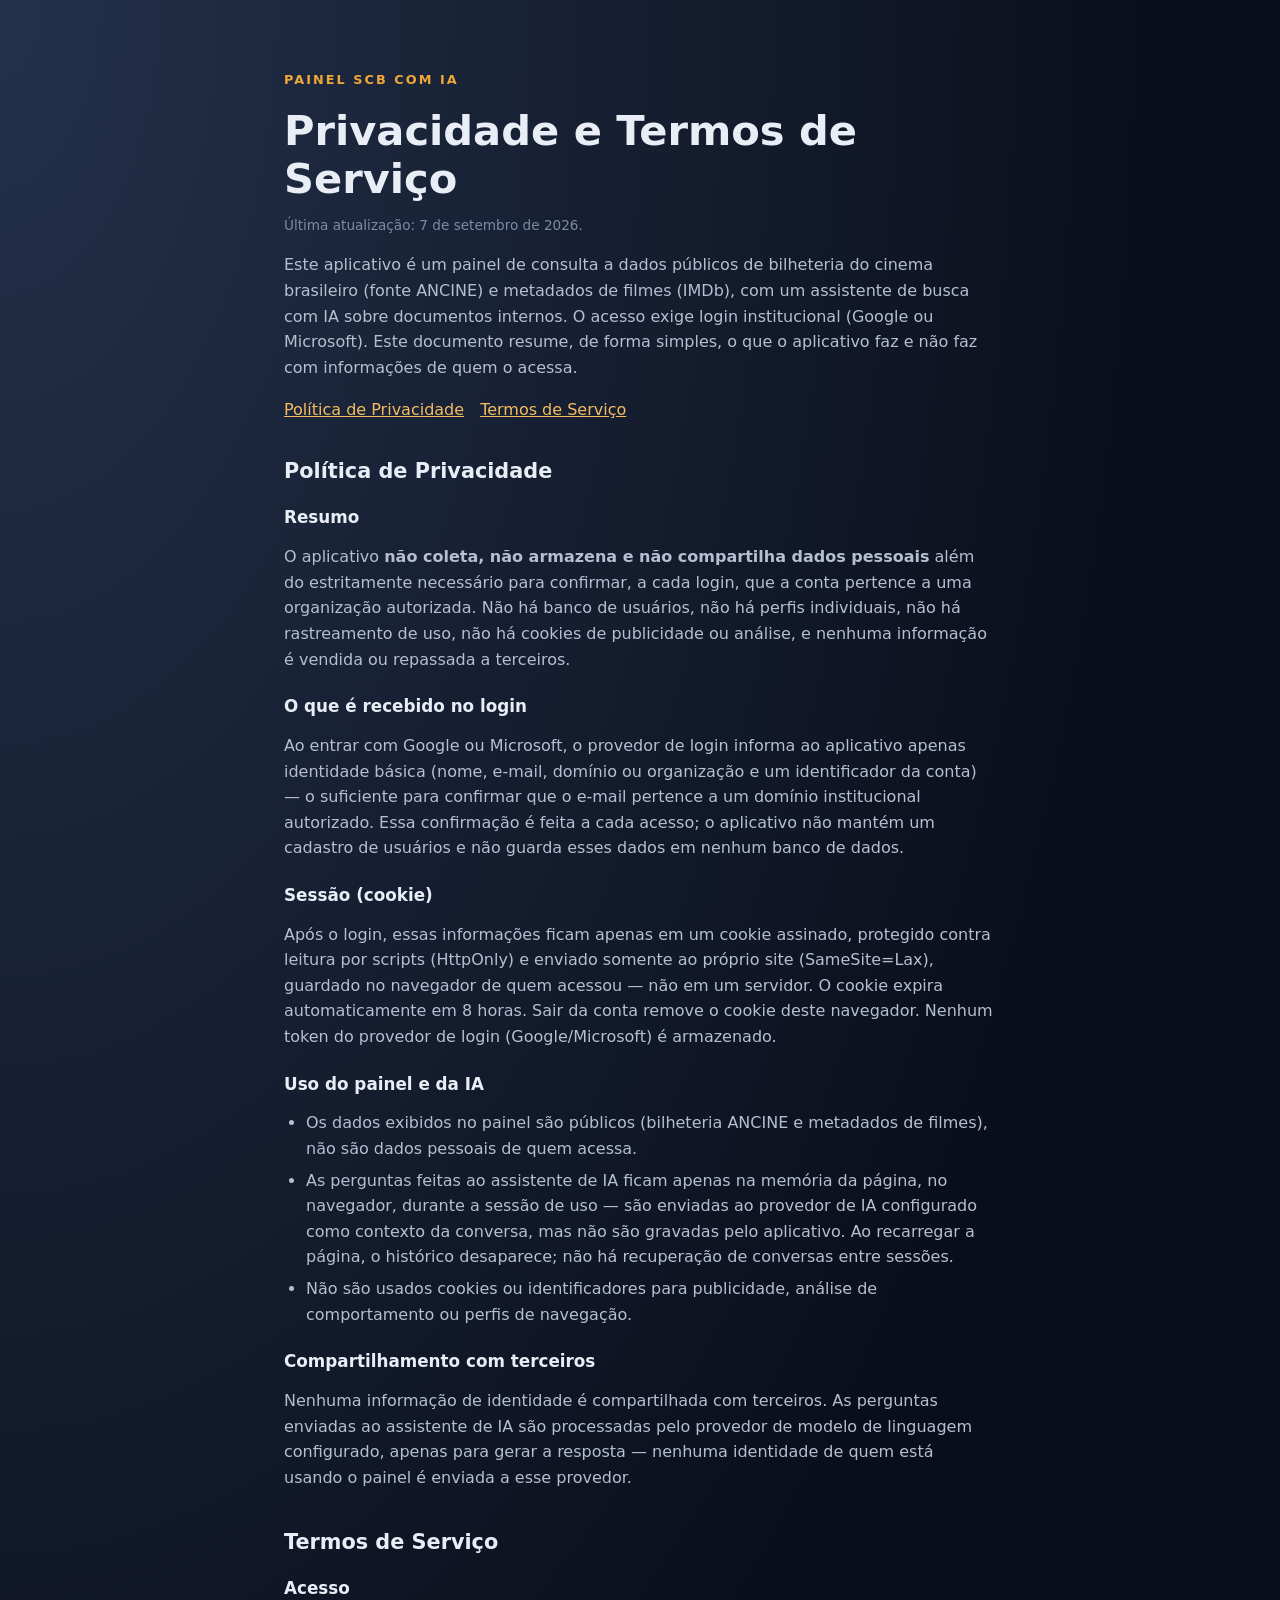
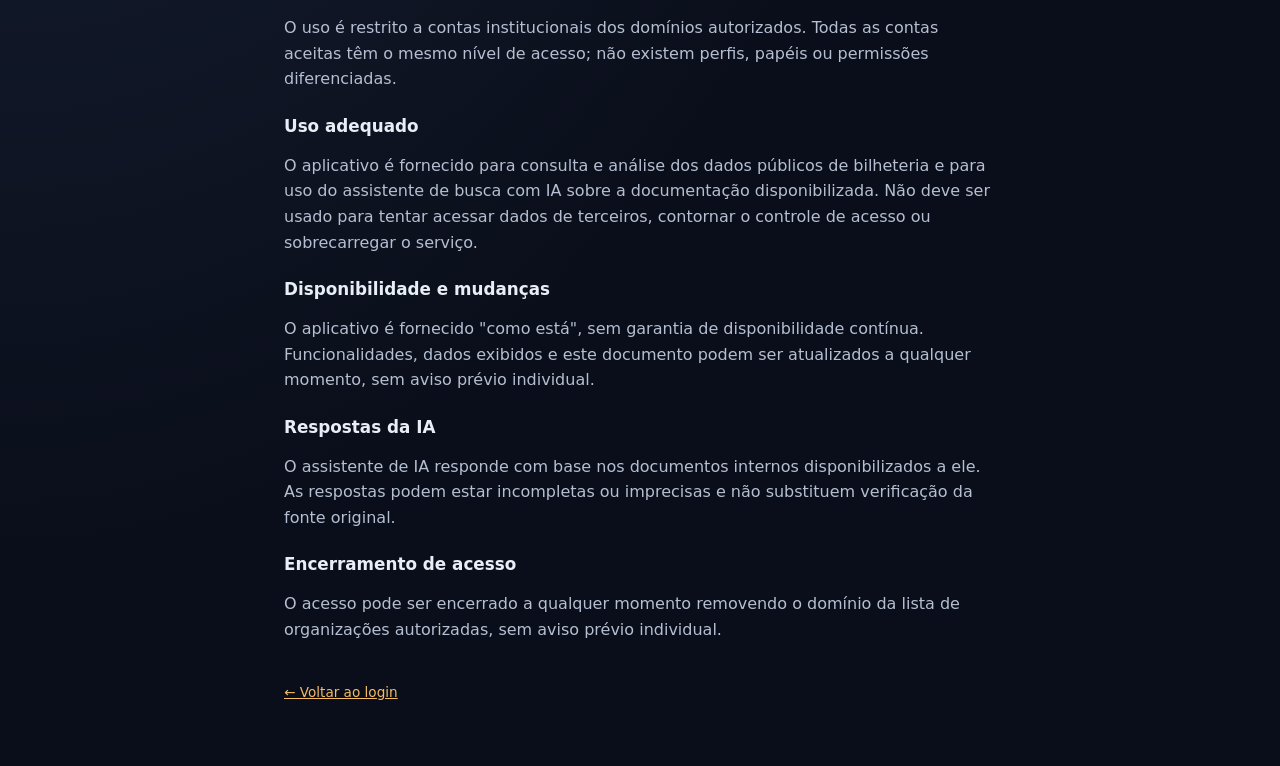
<file: static/legal.html>
<!doctype html>
<html lang="pt-BR">
<head>
<meta charset="utf-8">
<meta name="viewport" content="width=device-width,initial-scale=1">
<title>Privacidade e Termos · Painel SCB</title>
<link rel="stylesheet" href="/css/auth.css">
</head>
<body>
<main class="legal">
  <div class="brand">PAINEL SCB COM IA</div>
  <h1>Privacidade e Termos de Serviço</h1>
  <p class="updated">Última atualização: 7 de setembro de 2026.</p>
  <p>
    Este aplicativo é um painel de consulta a dados públicos de bilheteria do
    cinema brasileiro (fonte ANCINE) e metadados de filmes (IMDb), com um
    assistente de busca com IA sobre documentos internos. O acesso exige
    login institucional (Google ou Microsoft). Este documento resume, de
    forma simples, o que o aplicativo faz e não faz com informações de quem
    o acessa.
  </p>
  <nav class="toc" aria-label="Sumário">
    <a href="#privacidade">Política de Privacidade</a>
    <a href="#termos">Termos de Serviço</a>
  </nav>

  <section id="privacidade">
    <h2>Política de Privacidade</h2>

    <h3>Resumo</h3>
    <p>
      O aplicativo <strong>não coleta, não armazena e não compartilha dados
      pessoais</strong> além do estritamente necessário para confirmar, a
      cada login, que a conta pertence a uma organização autorizada. Não há
      banco de usuários, não há perfis individuais, não há rastreamento de
      uso, não há cookies de publicidade ou análise, e nenhuma informação é
      vendida ou repassada a terceiros.
    </p>

    <h3>O que é recebido no login</h3>
    <p>
      Ao entrar com Google ou Microsoft, o provedor de login informa ao
      aplicativo apenas identidade básica (nome, e-mail, domínio ou
      organização e um identificador da conta) — o suficiente para confirmar
      que o e-mail pertence a um domínio institucional autorizado. Essa
      confirmação é feita a cada acesso; o aplicativo não mantém um cadastro
      de usuários e não guarda esses dados em nenhum banco de dados.
    </p>

    <h3>Sessão (cookie)</h3>
    <p>
      Após o login, essas informações ficam apenas em um cookie assinado,
      protegido contra leitura por scripts (HttpOnly) e enviado somente ao
      próprio site (SameSite=Lax), guardado no navegador de quem acessou —
      não em um servidor. O cookie expira automaticamente em 8 horas. Sair da
      conta remove o cookie deste navegador. Nenhum token do provedor de
      login (Google/Microsoft) é armazenado.
    </p>

    <h3>Uso do painel e da IA</h3>
    <ul>
      <li>Os dados exibidos no painel são públicos (bilheteria ANCINE e metadados de filmes), não são dados pessoais de quem acessa.</li>
      <li>As perguntas feitas ao assistente de IA ficam apenas na memória da página, no navegador, durante a sessão de uso — são enviadas ao provedor de IA configurado como contexto da conversa, mas não são gravadas pelo aplicativo. Ao recarregar a página, o histórico desaparece; não há recuperação de conversas entre sessões.</li>
      <li>Não são usados cookies ou identificadores para publicidade, análise de comportamento ou perfis de navegação.</li>
    </ul>

    <h3>Compartilhamento com terceiros</h3>
    <p>
      Nenhuma informação de identidade é compartilhada com terceiros. As
      perguntas enviadas ao assistente de IA são processadas pelo provedor de
      modelo de linguagem configurado, apenas para gerar a resposta —
      nenhuma identidade de quem está usando o painel é enviada a esse
      provedor.
    </p>
  </section>

  <section id="termos">
    <h2>Termos de Serviço</h2>

    <h3>Acesso</h3>
    <p>
      O uso é restrito a contas institucionais dos domínios autorizados.
      Todas as contas aceitas têm o mesmo nível de acesso; não existem
      perfis, papéis ou permissões diferenciadas.
    </p>

    <h3>Uso adequado</h3>
    <p>
      O aplicativo é fornecido para consulta e análise dos dados públicos de
      bilheteria e para uso do assistente de busca com IA sobre a
      documentação disponibilizada. Não deve ser usado para tentar acessar
      dados de terceiros, contornar o controle de acesso ou sobrecarregar o
      serviço.
    </p>

    <h3>Disponibilidade e mudanças</h3>
    <p>
      O aplicativo é fornecido "como está", sem garantia de disponibilidade
      contínua. Funcionalidades, dados exibidos e este documento podem ser
      atualizados a qualquer momento, sem aviso prévio individual.
    </p>

    <h3>Respostas da IA</h3>
    <p>
      O assistente de IA responde com base nos documentos internos
      disponibilizados a ele. As respostas podem estar incompletas ou
      imprecisas e não substituem verificação da fonte original.
    </p>

    <h3>Encerramento de acesso</h3>
    <p>
      O acesso pode ser encerrado a qualquer momento removendo o domínio da
      lista de organizações autorizadas, sem aviso prévio individual.
    </p>
  </section>

  <footer class="legal-note">
    <p><a href="/login">← Voltar ao login</a></p>
  </footer>
</main>
</body>
</html>
</file>
<file: css/auth.css>
:root { color-scheme: dark; font-family: system-ui, sans-serif; background: #0a0e1a; color: #e9edf5; }
* { box-sizing: border-box; }
body { margin: 0; min-height: 100vh; background: radial-gradient(ellipse at top left, #23314b, transparent 65%); }
main { max-width: 540px; margin: 0 auto; padding: 12vh 24px 48px; }
main.wide { max-width: 1100px; padding-top: 48px; }
.brand { color: #efa838; font-size: .8rem; font-weight: 750; letter-spacing: .16em; }
h1 { font-size: clamp(1.8rem, 5vw, 2.6rem); line-height: 1.15; margin: 20px 0; }
p { line-height: 1.6; color: #b5bfd1; }
a { color: #f5bb62; }
.card { background: #131c2c; border: 1px solid #31405a; border-radius: 16px; padding: 24px; margin: 28px 0; }
.actions { display: flex; flex-wrap: wrap; gap: 12px; align-items: center; }
.button, button { display: inline-block; font: inherit; cursor: pointer; padding: 12px 18px; border-radius: 9px; background: #efa838; color: #101724; border: 1px solid transparent; font-weight: 650; text-align: center; text-decoration: none; }
button:disabled { opacity: .55; cursor: wait; }
.provider { display: block; margin: 14px 0; background: #f3f5fa; color: #172034; }
.secondary { background: transparent; color: #e9edf5; border-color: #52637e; }
:focus-visible { outline: 3px solid #8bbafa; outline-offset: 4px; }
[hidden] { display: none !important; }
#status { min-height: 24px; }
.user { margin: 16px 0; }
.user h2 { font-size: 1.15rem; overflow-wrap: anywhere; }
.user p { margin: 8px 0; overflow-wrap: anywhere; }
.permissions { display: flex; flex-wrap: wrap; gap: 16px; margin: 20px 0; }
label { display: inline-flex; gap: 7px; align-items: center; }
input { accent-color: #efa838; width: 18px; height: 18px; }
code { overflow-wrap: anywhere; }
main.legal { max-width: 760px; padding-top: 8vh; }
main.legal h2 { font-size: 1.3rem; margin-top: 40px; }
main.legal h3 { font-size: 1.05rem; margin-top: 24px; color: #e9edf5; }
main.legal ul { color: #b5bfd1; line-height: 1.6; padding-left: 22px; }
main.legal li { margin: 6px 0; }
main.legal .updated { color: #7d8aa3; font-size: .85rem; margin-top: -8px; }
main.legal nav.toc { display: flex; gap: 16px; margin: 20px 0 0; }
footer.legal-note { margin: 40px 0 0; font-size: .85rem; color: #7d8aa3; }
</file>
